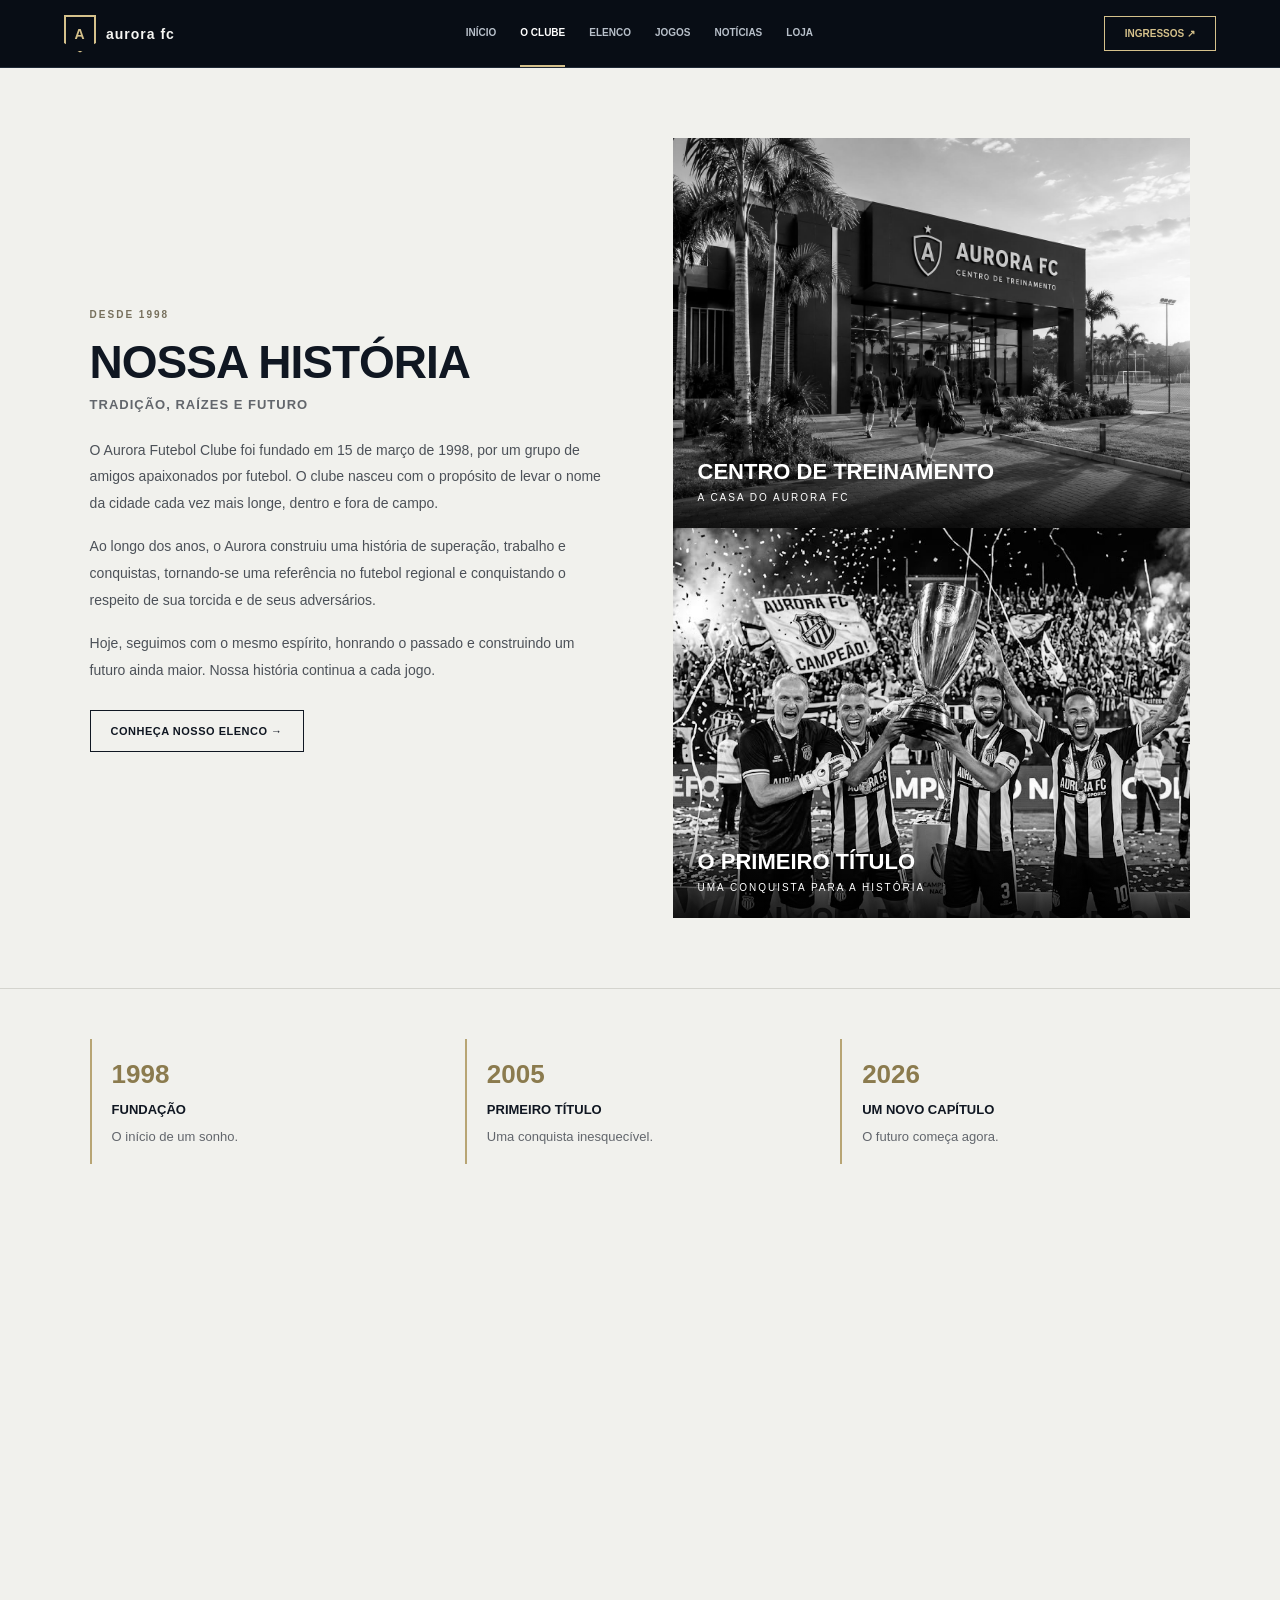
<file: historia.html>
<!DOCTYPE html>
<html lang="pt-BR">
<head>
    <meta charset="UTF-8">
    <meta name="viewport" content="width=device-width, initial-scale=1.0">
    <title>Aurora FC | Nossa História</title>
    <link rel="stylesheet" href="style.css">
</head>

<body>

<header class="navbar">
    <a href="index.html" class="logo">
        <span class="escudo">A</span>
       <spam>aurora fc</spam>
    </a>

    <nav>
        <a href="index.html">INÍCIO</a>
        <a class="ativo" href="historia.html">O CLUBE</a>
        <a href="elenco.html">ELENCO</a>
        <a href="jogos.html">JOGOS</a>
        <a href="jogos.html">NOTÍCIAS</a>
        <a href="historia.html">LOJA</a>
    </nav>

    <a href="elenco.html" class="botao-nav">INGRESSOS ↗</a>
</header>

<main class="pagina-clara">

    <section class="historia">

        <div class="historia-texto">
            <span class="etiqueta escura">DESDE 1998</span>

            <h1>NOSSA HISTÓRIA</h1>

            <h2>TRADIÇÃO, RAÍZES E FUTURO</h2>

            <p>
                O Aurora Futebol Clube foi fundado em 15 de março
                de 1998, por um grupo de amigos apaixonados
                por futebol. O clube nasceu com o propósito
                de levar o nome da cidade cada vez mais longe,
                dentro e fora de campo.
            </p>

            <p>
                Ao longo dos anos, o Aurora construiu uma história
                de superação, trabalho e conquistas, tornando-se
                uma referência no futebol regional e conquistando
                o respeito de sua torcida e de seus adversários.
            </p>

            <p>
                Hoje, seguimos com o mesmo espírito, honrando
                o passado e construindo um futuro ainda maior.
                Nossa história continua a cada jogo.
            </p>

            <a href="elenco.html" class="botao botao-escuro">
                CONHEÇA NOSSO ELENCO →
            </a>
        </div>

           <div class="historia-fotos">

    
    <div class="historia-foto">
        <img
            src="centro-treinamento.png"
            alt="Centro de treinamento do Aurora FC"
        >

        <div class="foto-legenda">
            <strong>CENTRO DE TREINAMENTO</strong>
            <span>A CASA DO AURORA FC</span>
        </div>
    </div>

    <div class="historia-foto">
        <img
            src="primeiro-titulo.jpeg"
            alt="Aurora FC comemorando o primeiro título"
        >

        <div class="foto-legenda">
            <strong>O PRIMEIRO TÍTULO</strong>
            <span>UMA CONQUISTA PARA A HISTÓRIA</span>
        </div>
    </div>

</div>
    </section>

    <section class="linha-tempo">
        <div>
            <span>1998</span>
            <h3>FUNDAÇÃO</h3>
            <p>O início de um sonho.</p>
        </div>

        <div>
            <span>2005</span>
            <h3>PRIMEIRO TÍTULO</h3>
            <p>Uma conquista inesquecível.</p>
        </div>

        <div>
            <span>2026</span>
            <h3>UM NOVO CAPÍTULO</h3>
            <p>O futuro começa agora.</p>
        </div>


        <section class="historia">
        </div>
    </div>
</footer>

</body>
</html>
</file>
<file: style.css>
/* =========================
   CONFIGURAÇÕES GERAIS
========================= */

* {
    margin: 0;
    padding: 0;
    box-sizing: border-box;
}

:root {
    --preto: #080d15;
    --painel: #111b29;
    --painel-claro: #182536;
    --branco: #f5f5f2;
    --cinza: #a8b0bc;
    --dourado: #d5c18b;
    --borda: #293646;
}

html {
    scroll-behavior: smooth;
}

body {
    font-family: Arial, Helvetica, sans-serif;
    background: var(--preto);
    color: var(--branco);
}

a {
    color: inherit;
    text-decoration: none;
}

img {
    display: block;
    max-width: 100%;
}

button,
a {
    -webkit-tap-highlight-color: transparent;
}

/* =========================
   MENU SUPERIOR
========================= */

.navbar {
    width: 100%;
    min-height: 68px;
    padding: 0 5%;
    background: #080d15;
    border-bottom: 1px solid #202a37;

    display: flex;
    align-items: center;
    justify-content: space-between;
    gap: 25px;

    position: relative;
    z-index: 10;
}

.logo {
    display: flex;
    align-items: center;
    gap: 10px;
    font-size: 14px;
    font-weight: 800;
    letter-spacing: 1px;
    white-space: nowrap;
}

.escudo {
    width: 32px;
    height: 38px;
    border: 2px solid var(--dourado);
    color: var(--dourado);

    display: flex;
    align-items: center;
    justify-content: center;

    font-weight: 900;
    clip-path: polygon(0 0, 100% 0, 100% 75%, 50% 100%, 0 75%);
}

.navbar nav {
    display: flex;
    align-items: center;
    justify-content: center;
    gap: 24px;
}

.navbar nav a {
    font-size: 10px;
    font-weight: 700;
    color: #b8c0ca;
    padding: 27px 0;
    border-bottom: 2px solid transparent;
    transition: 0.3s;
}

.navbar nav a:hover,
.navbar nav a.ativo {
    color: white;
    border-bottom-color: var(--dourado);
}

.botao-nav {
    border: 1px solid var(--dourado);
    color: var(--dourado);
    padding: 11px 20px;
    font-size: 10px;
    font-weight: 800;
    white-space: nowrap;
    transition: 0.3s;
}

.botao-nav:hover {
    background: var(--dourado);
    color: var(--preto);
}

/* =========================
   BOTÕES
========================= */

.botao {
    display: inline-flex;
    align-items: center;
    justify-content: center;
    gap: 25px;

    padding: 14px 20px;
    border: 1px solid var(--dourado);

    color: var(--dourado);
    font-size: 11px;
    font-weight: 800;
    letter-spacing: 0.5px;

    transition: 0.3s;
}

.botao:hover {
    background: var(--dourado);
    color: var(--preto);
}

.botao-escuro {
    color: #101722;
    border-color: #101722;
}

.botao-escuro:hover {
    background: #101722;
    color: white;
}

.etiqueta {
    display: inline-block;
    color: var(--dourado);
    font-size: 10px;
    font-weight: 800;
    letter-spacing: 2px;
    margin-bottom: 15px;
}

.etiqueta.escura {
    color: #77705d;
}

.legenda {
    display: block;
    color: var(--dourado);
    font-size: 10px;
    font-weight: 800;
    letter-spacing: 1.5px;
    margin-bottom: 10px;
}

/* =========================
   PÁGINA INICIAL
========================= */

.hero {
    position: relative;
    min-height: 520px;
    overflow: hidden;

    display: flex;
    align-items: center;

    padding: 70px 5%;
}

.hero-imagem {
    position: absolute;
    inset: 0;
    width: 100%;
    height: 100%;
    object-fit: cover;
    object-position: center;
}

.hero-sombra {
    position: absolute;
    inset: 0;
    background: linear-gradient(
        90deg,
        rgba(5, 10, 17, 0.98) 0%,
        rgba(5, 10, 17, 0.86) 36%,
        rgba(5, 10, 17, 0.25) 100%
    );
}

.hero-conteudo {
    position: relative;
    z-index: 2;
    max-width: 490px;
}

.hero-conteudo h1 {
    font-size: clamp(40px, 6vw, 66px);
    line-height: 1;
    font-weight: 900;
    letter-spacing: -2px;
    margin-bottom: 16px;
}

.hero-conteudo h1 span {
    color: var(--dourado);
}

.hero-conteudo h2 {
    color: var(--dourado);
    font-size: clamp(19px, 2.5vw, 27px);
    line-height: 1.25;
    margin-bottom: 18px;
}

.hero-conteudo p {
    max-width: 390px;
    color: #c0c5cc;
    font-size: 14px;
    line-height: 1.8;
    margin-bottom: 25px;
}

.hero-escudo {
    position: absolute;
    z-index: 2;
    right: 13%;
    top: 50%;
    transform: translateY(-50%);
}

.escudo-grande {
    width: 155px;
    height: 195px;
    border: 3px solid var(--dourado);
    outline: 5px solid rgba(213, 193, 139, 0.15);
    background: rgba(8, 13, 21, 0.85);

    clip-path: polygon(0 0, 100% 0, 100% 75%, 50% 100%, 0 75%);

    display: flex;
    flex-direction: column;
    align-items: center;
    justify-content: center;
    gap: 12px;

    color: var(--dourado);
    text-align: center;
}

.escudo-grande span {
    font-size: 28px;
}

.escudo-grande strong {
    font-size: 18px;
    letter-spacing: 2px;
}

.escudo-grande small {
    font-size: 8px;
}

.escudo-grande b {
    font-size: 18px;
}

.proximo-jogo {
    display: flex;
    align-items: center;
    justify-content: space-between;
    gap: 20px;

    padding: 25px 5%;
    background: #0c1420;
    border-bottom: 1px solid var(--borda);
}

.proximo-jogo h3 {
    font-size: 13px;
}

.time-jogo {
    display: flex;
    align-items: center;
    gap: 12px;
    font-size: 12px;
}

.mini-escudo {
    display: inline-flex;
    align-items: center;
    justify-content: center;

    width: 30px;
    height: 35px;

    border: 1px solid var(--dourado);
    color: var(--dourado);
    font-weight: 900;
    font-size: 12px;

    clip-path: polygon(0 0, 100% 0, 100% 75%, 50% 100%, 0 75%);
}

.mini-escudo.adversario {
    border-color: #718096;
    color: #aeb9c8;
}

.versus {
    color: var(--dourado);
    font-size: 12px;
    font-weight: 900;
}

.data-jogo {
    display: flex;
    flex-direction: column;
    gap: 5px;
    text-align: right;
}

.data-jogo strong {
    font-size: 14px;
}

.data-jogo span {
    color: var(--cinza);
    font-size: 12px;
}

.destaques {
    padding: 80px 8%;
    display: grid;
    grid-template-columns: 1fr 1fr;
    align-items: center;
    gap: 60px;
}

.destaques h2 {
    font-size: clamp(28px, 4vw, 44px);
    line-height: 1.2;
    margin-bottom: 25px;
}

.destaques img {
    width: 100%;
    height: 300px;
    object-fit: cover;
    border: 1px solid var(--borda);
}

.link-seta {
    display: inline-block;
    color: var(--dourado);
    font-size: 11px;
    font-weight: 800;
    padding-bottom: 8px;
    border-bottom: 1px solid var(--dourado);
}

/* =========================
   PÁGINA HISTÓRIA
========================= */

.pagina-clara {
    background: #f1f1ed;
    color: #101722;
}

.historia {
    min-height: 570px;
    padding: 70px 7%;

    display: grid;
    grid-template-columns: 1fr 1fr;
    align-items: center;
    gap: 65px;
}

.historia-texto h1 {
    font-size: clamp(30px, 4vw, 46px);
    font-weight: 900;
    letter-spacing: -1px;
    margin-bottom: 8px;
}

.historia-texto h2 {
    color: #62666c;
    font-size: 13px;
    letter-spacing: 1px;
    margin-bottom: 25px;
}

.historia-texto p {
    color: #4c5158;
    font-size: 14px;
    line-height: 1.9;
    margin-bottom: 17px;
}

.historia-texto .botao {
    margin-top: 10px;
}

.historia-foto {
    position: relative;
    min-height: 390px;
}

.historia-foto img {
    width: 100%;
    height: 390px;
    object-fit: cover;
    filter: grayscale(100%);
}

.foto-legenda {
    position: absolute;
    left: 0;
    right: 0;
    bottom: 0;
    padding: 25px;

    display: flex;
    flex-direction: column;
    gap: 7px;

    color: white;
    background: linear-gradient(transparent, rgba(0, 0, 0, 0.85));
}

.foto-legenda strong {
    font-size: 22px;
}

.foto-legenda span {
    font-size: 10px;
    letter-spacing: 2px;
}

.linha-tempo {
    padding: 50px 7%;
    display: grid;
    grid-template-columns: repeat(3, 1fr);
    gap: 25px;
    border-top: 1px solid #d4d4ce;
}

.linha-tempo div {
    padding: 20px;
    border-left: 2px solid #b8a574;
}

.linha-tempo span {
    color: #8b7b4e;
    font-size: 26px;
    font-weight: 900;
}

.linha-tempo h3 {
    font-size: 13px;
    margin: 12px 0;
}

.linha-tempo p {
    color: #62666c;
    font-size: 13px;
}

/* =========================
   TÍTULOS DAS PÁGINAS
========================= */

.elenco-pagina,
.jogos-pagina {
    max-width: 1500px;
    margin: auto;
    padding: 55px 5%;
}

.titulo-pagina {
    display: flex;
    align-items: center;
    justify-content: space-between;
    gap: 25px;
    margin-bottom: 35px;
}

.titulo-pagina h1 {
    font-size: clamp(36px, 5vw, 52px);
    line-height: 1;
    letter-spacing: -1px;
    margin-bottom: 10px;
}

.titulo-pagina p {
    color: var(--cinza);
    font-size: 12px;
    letter-spacing: 0.5px;
}

/* =========================
   PÁGINA ELENCO
========================= */

.filtros {
    display: flex;
    flex-wrap: wrap;
    gap: 10px;
    margin-bottom: 30px;
}

.filtro {
    padding: 12px 20px;
    border: 1px solid var(--borda);
    color: #b8c0ca;
    font-size: 10px;
    font-weight: 800;
    transition: 0.3s;
}

.filtro:hover,
.filtro.ativo {
    background: var(--dourado);
    color: #101722;
    border-color: var(--dourado);
}

.jogadores {
    display: grid;
    grid-template-columns: repeat(4, minmax(0, 1fr));
    gap: 22px;
}

.jogador {
    overflow: hidden;
    background: #101925;
    border: 1px solid #293646;
    transition: transform 0.3s, border-color 0.3s;
}

.jogador:hover {
    transform: translateY(-5px);
    border-color: var(--dourado);
}

.jogador img {
    width: 100%;
    height: 270px;
    object-fit: cover;
    object-position: center top;
    background: #222b36;
}

.jogador-info {
    padding: 17px;
    border-top: 3px solid #3f6b35;
}

.numero {
    display: block;
    color: var(--dourado);
    font-size: 13px;
    font-weight: 900;
    margin-bottom: 8px;
}

.jogador-info h2 {
    font-size: 14px;
    margin-bottom: 7px;
}

.jogador-info p {
    color: var(--cinza);
    font-size: 12px;
}

/* =========================
   PÁGINA JOGOS
========================= */

.painel-jogos {
    display: grid;
    grid-template-columns: 1.2fr 0.8fr;
    gap: 25px;
}

.lista-jogos,
.tabela-container {
    background: var(--painel);
    border: 1px solid var(--borda);
    padding: 25px;
}

.lista-jogos h2,
.tabela-container h2 {
    font-size: 15px;
    margin-bottom: 25px;
}

.partida {
    display: grid;
    grid-template-columns: 65px 1fr auto;
    align-items: center;
    gap: 15px;

    padding: 20px 0;
    border-top: 1px solid var(--borda);
}

.partida-data {
    display: flex;
    flex-direction: column;
    gap: 7px;
}

.partida-data strong {
    font-size: 13px;
}

.partida-data span {
    color: var(--cinza);
    font-size: 11px;
}

.partida-times {
    display: flex;
    flex-direction: column;
    gap: 12px;
}

.partida-times div {
    display: flex;
    align-items: center;
    gap: 10px;
    font-size: 11px;
    font-weight: 700;
}

.partida-times .mini-escudo {
    width: 23px;
    height: 27px;
    font-size: 9px;
}

.local {
    color: var(--cinza);
    font-size: 10px;
    text-align: right;
}

table {
    width: 100%;
    border-collapse: collapse;
    font-size: 12px;
}

th {
    color: var(--cinza);
    text-align: left;
    font-size: 10px;
    padding: 12px 5px;
    border-bottom: 1px solid var(--borda);
}

td {
    padding: 15px 5px;
    border-bottom: 1px solid var(--borda);
}

td:last-child,
th:last-child {
    text-align: right;
}

td .mini-escudo {
    width: 22px;
    height: 26px;
    font-size: 9px;
    vertical-align: middle;
    margin-right: 5px;
}

.destaque-time {
    color: var(--dourado);
    background: rgba(213, 193, 139, 0.07);
}

.nota {
    color: var(--cinza);
    font-size: 10px;
    margin-top: 15px;
}

.banner-jogos {
    position: relative;
    min-height: 260px;
    overflow: hidden;
    margin-top: 35px;

    display: flex;
    align-items: center;
    padding: 40px;
}

.banner-jogos img {
    position: absolute;
    inset: 0;
    width: 100%;
    height: 100%;
    object-fit: cover;
}

.banner-jogos::after {
    content: "";
    position: absolute;
    inset: 0;
    background: linear-gradient(
        90deg,
        rgba(8, 13, 21, 0.95),
        rgba(8, 13, 21, 0.3)
    );
}

.banner-jogos > div {
    position: relative;
    z-index: 1;
}

.banner-jogos h2 {
    font-size: clamp(25px, 4vw, 40px);
    margin-bottom: 20px;
}

/* =========================
   RODAPÉ
========================= */

footer {
    padding: 25px 5%;
    border-top: 1px solid var(--borda);

    display: flex;
    align-items: center;
    justify-content: space-between;
    gap: 20px;

    color: #858e9b;
    font-size: 10px;
    letter-spacing: 1px;
}

/* =========================
   RESPONSIVIDADE
========================= */

@media (max-width: 900px) {

    .navbar {
        flex-wrap: wrap;
        padding: 15px 5%;
        gap: 15px;
    }

    .navbar nav {
        order: 3;
        width: 100%;
        justify-content: flex-start;
        gap: 20px;
        overflow-x: auto;
    }

    .navbar nav a {
        padding: 12px 0;
        white-space: nowrap;
    }

    .hero {
        min-height: 480px;
    }

    .hero-escudo {
        right: 7%;
        opacity: 0.65;
    }

    .destaques {
        gap: 30px;
    }

    .historia {
        gap: 35px;
        padding: 50px 5%;
    }

    .jogadores {
        grid-template-columns: repeat(2, minmax(0, 1fr));
    }

    .painel-jogos {
        grid-template-columns: 1fr;
    }
}

@media (max-width: 600px) {

    .botao-nav {
        padding: 10px 12px;
    }

    .hero {
        min-height: 510px;
        padding: 45px 6%;
    }

    .hero-sombra {
        background: linear-gradient(
            90deg,
            rgba(5, 10, 17, 0.95),
            rgba(5, 10, 17, 0.55)
        );
    }

    .hero-escudo {
        right: 5%;
        top: 17%;
        transform: none;
        opacity: 0.25;
    }

    .escudo-grande {
        width: 100px;
        height: 130px;
    }

    .escudo-grande strong {
        font-size: 12px;
    }

    .proximo-jogo {
        flex-wrap: wrap;
        padding: 25px 6%;
    }

    .proximo-jogo > div:first-child {
        width: 100%;
    }

    .time-jogo {
        font-size: 10px;
    }

    .destaques {
        grid-template-columns: 1fr;
        padding: 50px 6%;
    }

    .destaques img {
        height: 230px;
    }

    .historia {
        grid-template-columns: 1fr;
        padding: 45px 6%;
    }

    .historia-foto,
    .historia-foto img {
        min-height: 280px;
        height: 280px;
    }

    .linha-tempo {
        grid-template-columns: 1fr;
        padding: 35px 6%;
    }

    .elenco-pagina,
    .jogos-pagina {
        padding: 40px 5%;
    }

    .titulo-pagina {
        align-items: flex-start;
        flex-direction: column;
    }

   .historia-foto {
    position: relative;
    width: 100%;
    min-width: 0;
    height: 390px;
    overflow: hidden;
}

.historia-foto img {
    display: block;
    width: 100%;
    height: 100%;
    object-fit: cover;
    object-position: center;
    filter: none;
}

.foto-legenda {
    position: absolute;
    left: 0;
    right: 0;
    bottom: 0;
    padding: 25px;

    display: flex;
    flex-direction: column;
    gap: 7px;

    color: white;
    background: linear-gradient(
        transparent,
        rgba(0, 0, 0, 0.85)
    );
}

.foto-legenda strong {
    font-size: 22px;
}

.foto-legenda span {
    font-size: 10px;
    letter-spacing: 2px;
}


.historia-foto {
    position: relative;
    width: 100%;
    height: 390px;
    overflow: hidden;
    border: 1px solid #293646;
    background: #111b29;
}

.historia-foto img {
    display: block;
    width: 100%;
    height: 100%;
    object-fit: cover;
    object-position: center;
    filter: none;
}

.foto-legenda {
    position: absolute;
    bottom: 0;
    left: 0;
    right: 0;
    padding: 25px;
    color: #fff;
    background: linear-gradient(
        transparent,
        rgba(8, 13, 21, 0.9)
    );
}

.foto-legenda strong {
    display: block;
    font-size: 22px;
    margin-bottom: 7px;
}

.foto-legenda span {
    font-size: 10px;
    letter-spacing: 2px;
}


    .jogadores {
        grid-template-columns: repeat(2, minmax(0, 1fr));
        gap: 12px;
    }

    .jogador img {
        height: 200px;
    }

    .jogador-info {
        padding: 12px;
    }

    .jogador-info h2 {
        font-size: 11px;
    }

    .filtros {
        gap: 7px;
    }

    .filtro {
        padding: 10px 12px;
        font-size: 9px;
    }

    .lista-jogos,
    .tabela-container {
        padding: 16px;
    }

    .partida {
        grid-template-columns: 50px 1fr;
    }

    .local {
        grid-column: 2;
        text-align: left;
    }

    .banner-jogos {
        padding: 25px;
    }

    footer {
        flex-direction: column;
        align-items: flex-start;
        line-height: 1.7;
    }


    /* HISTÓRIA: IMAGEM NO TOPO */

.historia {
    display: flex;
    flex-direction: column;
    align-items: stretch;
    gap: 40px;

    width: 100%;
    padding: 40px 7% 70px;
}

/* Imagem ocupando toda a largura */

.historia-foto {
    position: relative;

    width: 100%;
    height: 420px;

    overflow: hidden;
    border: 1px solid #293646;
    background: #111b29;
}

.historia-foto img {
    display: block;

    width: 100%;
    height: 100%;

    object-fit: cover;
    object-position: center;

    filter: none;
}

/* Legenda sobre a imagem */

.foto-legenda {
    position: absolute;
    left: 0;
    right: 0;
    bottom: 0;

    padding: 25px;

    color: white;
    background: linear-gradient(
        transparent,
        rgba(8, 13, 21, 0.9)
    );
}

.foto-legenda strong {
    display: block;
    font-size: 22px;
    margin-bottom: 7px;
}

.foto-legenda span {
    font-size: 10px;
    letter-spacing: 2px;
}

/* Texto abaixo da foto */

.historia-texto {
    width: 100%;
    max-width: 850px;
}

.historia-texto h1 {
    font-size: clamp(32px, 5vw, 48px);
    margin-bottom: 10px;
}

.historia-texto p {
    line-height: 1.9;
    margin-bottom: 17px;
}

@media (max-width: 600px) {
    .historia {
        padding: 25px 5% 45px;
        gap: 28px;
    }

    .historia-foto {
        height: 260px;
    }
}
}
</file>
